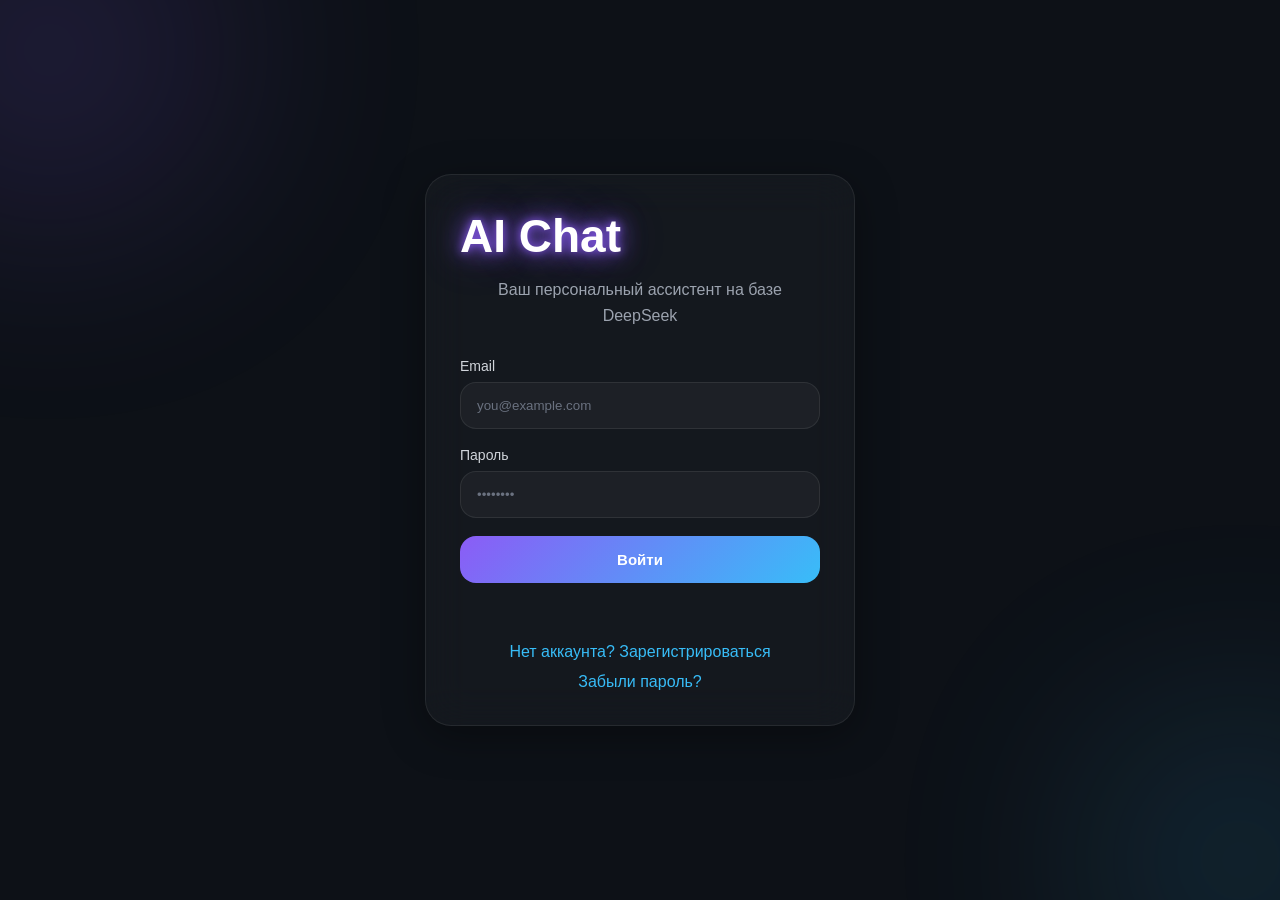
<file: docs/index.html>
<!DOCTYPE html>
<html lang="ru">
<head>
    <meta charset="UTF-8" />
    <meta name="viewport" content="width=device-width, initial-scale=1.0" />
    <title>AI Chat — Вход</title>

    <link rel="stylesheet" href="style.css" />

    <link rel="icon"
        href='data:image/svg+xml,<svg xmlns="http://www.w3.org/2000/svg" viewBox="0 0 100 100"><text y=".9em" font-size="90">🤖</text></svg>'>
</head>
<body>
    <div class="bg-blur bg-1"></div>
    <div class="bg-blur bg-2"></div>

    <main class="auth-page fade-in">
        <div class="glass-card auth-card">
            <h1 class="logo neon-text">AI Chat</h1>

            <p class="subtitle">
                Ваш персональный ассистент на базе DeepSeek
            </p>

            <form id="loginForm" class="auth-form">
                <div class="input-group">
                    <label>Email</label>
                    <input type="email" id="loginEmail" placeholder="you@example.com" />
                </div>

                <div class="input-group">
                    <label>Пароль</label>
                    <input type="password" id="loginPassword" placeholder="••••••••" />
                </div>

                <button type="submit" class="btn-primary">
                    Войти
                </button>

                <div id="loginError" class="error-text"></div>
            </form>

            <div class="auth-links">
                <a href="register.html">
                    Нет аккаунта? Зарегистрироваться
                </a>

                <a href="#">
                    Забыли пароль?
                </a>
            </div>
        </div>
    </main>

    <script src="script.js"></script>
</body>
</html>
</file>
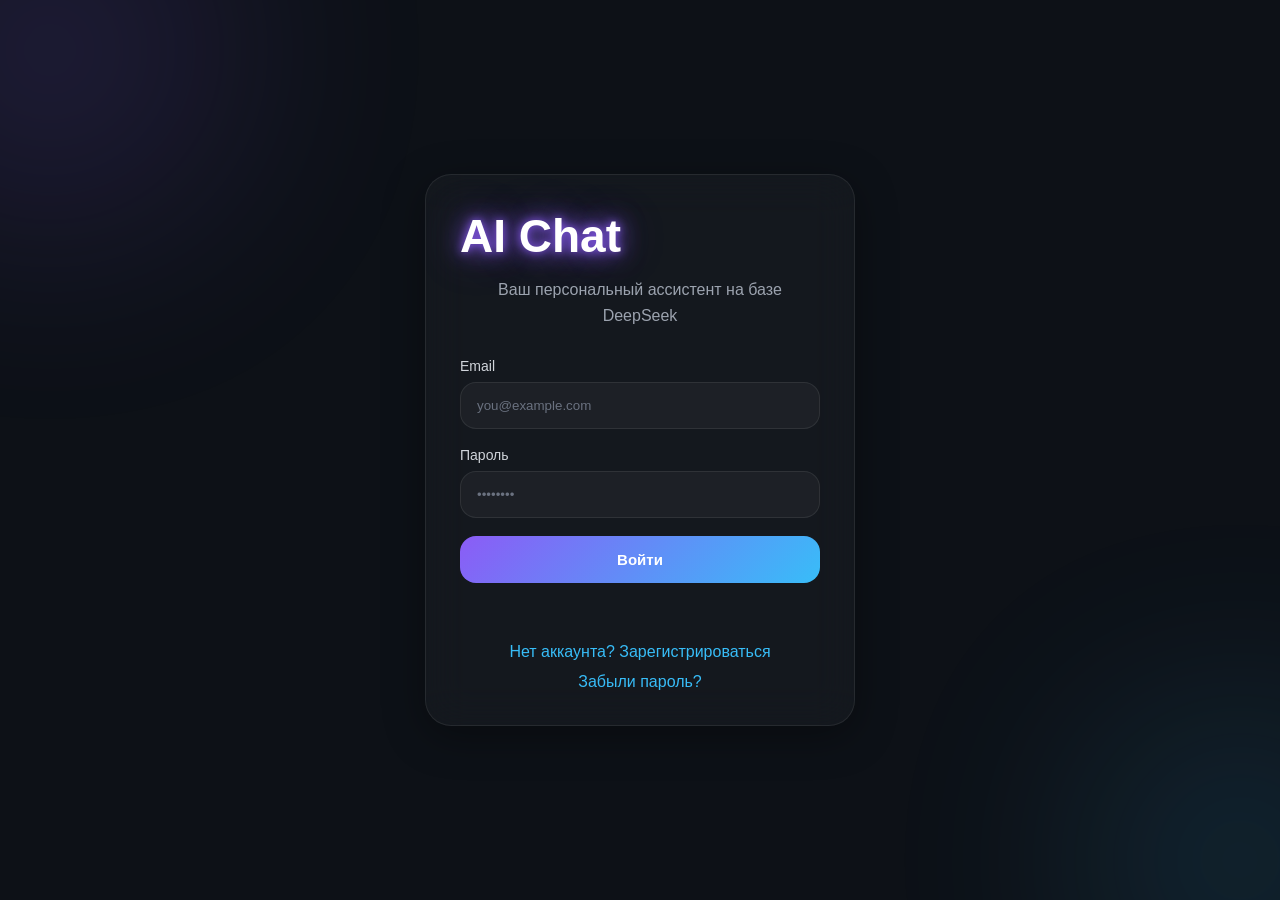
<file: docs/dashboard.html>
<!DOCTYPE html>
<html lang="ru">
<head>
    <meta charset="UTF-8" />
    <meta name="viewport" content="width=device-width, initial-scale=1.0" />
    <title>AI Chat — Личный кабинет</title>

    <link rel="stylesheet" href="style.css" />

    <link rel="icon"
        href='data:image/svg+xml,<svg xmlns="http://www.w3.org/2000/svg" viewBox="0 0 100 100"><text y=".9em" font-size="90">🤖</text></svg>'>
</head>
<body>
    <div class="bg-blur bg-1"></div>
    <div class="bg-blur bg-2"></div>

    <header class="header">
        <div class="logo neon-text">AI Chat</div>

        <button class="burger" id="burgerBtn">
            ☰
        </button>

        <nav class="nav" id="navMenu">
            <a href="chat.html">Чат</a>
            <a href="dashboard.html" class="active">Личный кабинет</a>

            <button class="logout-btn" onclick="logout()">
                Выйти
            </button>
        </nav>
    </header>

    <main class="dashboard fade-in">
        <section class="glass-card welcome-card">
            <h1 id="welcomeText">
                Добро пожаловать!
            </h1>

            <p>
                Ваш AI SaaS кабинет готов к работе.
            </p>

            <a href="chat.html" class="btn-primary dashboard-btn">
                Перейти в чат
            </a>
        </section>

        <section class="stats-grid">
    <div class="glass-card stat-card">
        <div class="stat-icon">💬</div>
        <h3>Сообщений отправлено</h3>
        <p><span id="statSent">0</span></p>
    </div>
    <div class="glass-card stat-card">
        <div class="stat-icon">🤖</div>
        <h3>Ответов получено</h3>
        <p><span id="statReceived">0</span></p>
    </div>
    <div class="glass-card stat-card">
        <div class="stat-icon">📅</div>
        <h3>Дней активности</h3>
        <p><span id="statDays">0</span></p>
    </div>
    <div class="glass-card stat-card">
        <div class="stat-icon">⚡</div>
        <h3>Токенов использовано</h3>
        <p><span id="statTokens">0</span></p>
    </div>
</section>
    </main>

    <script src="script.js"></script>
</body>
</html>
</file>
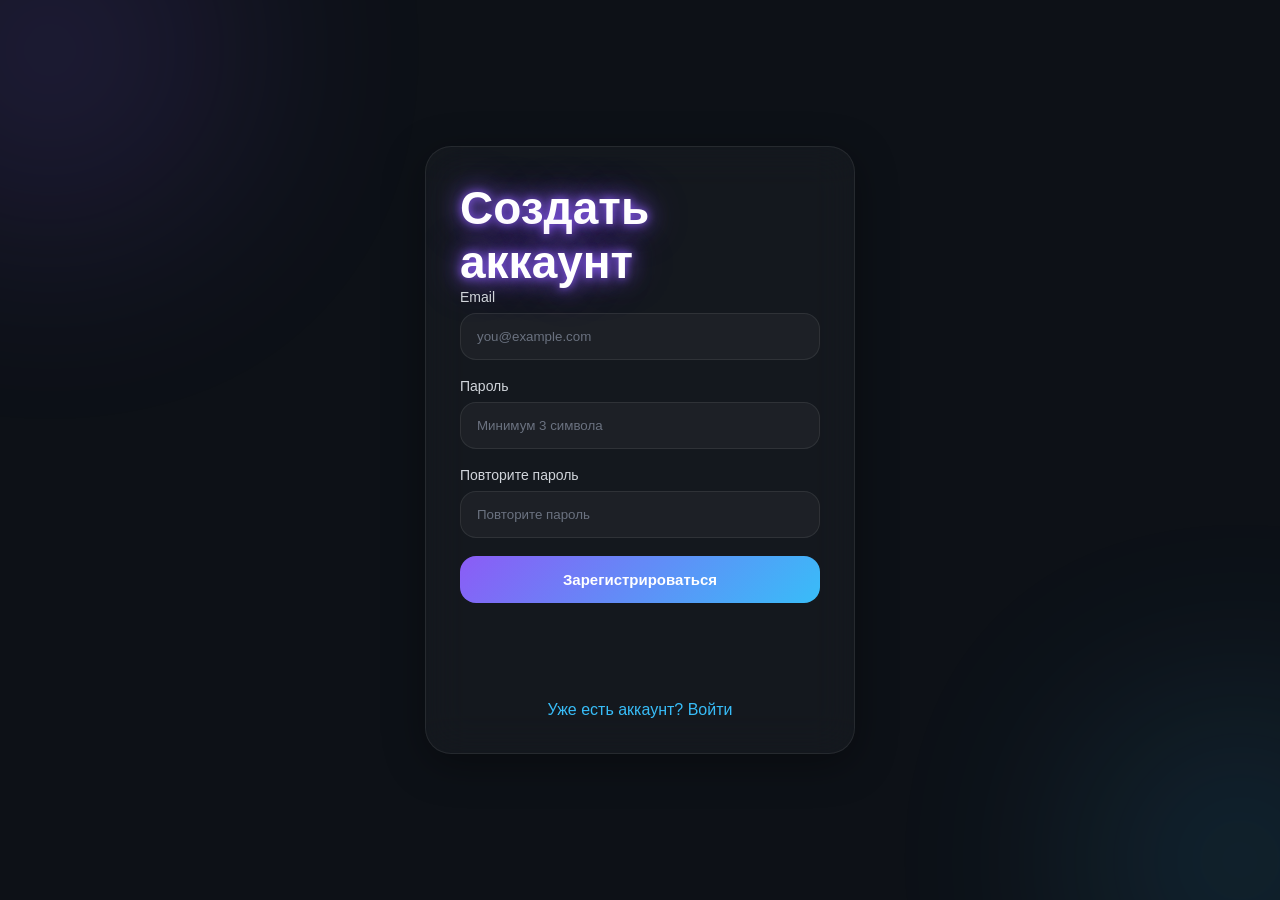
<file: docs/register.html>
<!DOCTYPE html>
<html lang="ru">
<head>
    <meta charset="UTF-8" />
    <meta name="viewport" content="width=device-width, initial-scale=1.0" />
    <title>AI Chat — Регистрация</title>

    <link rel="stylesheet" href="style.css" />

    <link rel="icon"
        href='data:image/svg+xml,<svg xmlns="http://www.w3.org/2000/svg" viewBox="0 0 100 100"><text y=".9em" font-size="90">🤖</text></svg>'>
</head>
<body>
    <div class="bg-blur bg-1"></div>
    <div class="bg-blur bg-2"></div>

    <main class="auth-page fade-in">
        <div class="glass-card auth-card">
            <h1 class="logo neon-text">Создать аккаунт</h1>

            <!-- Шаг 1: Регистрация -->
            <form id="registerForm" class="auth-form">
                <div class="input-group">
                    <label>Email</label>
                    <input type="email" id="registerEmail" placeholder="you@example.com" />
                </div>

                <div class="input-group">
                    <label>Пароль</label>
                    <input type="password" id="registerPassword" placeholder="Минимум 3 символа" />
                </div>

                <div class="input-group">
                    <label>Повторите пароль</label>
                    <input type="password" id="registerPassword2" placeholder="Повторите пароль" />
                </div>

                <button type="submit" class="btn-primary">
                    Зарегистрироваться
                </button>

                <div id="registerError" class="error-text"></div>
                <div id="registerSuccess" class="success-text" style="color: #38bdf8; min-height: 20px;"></div>
            </form>

            <!-- Шаг 2: Верификация (скрыт до отправки кода) -->
            <form id="verifyForm" class="auth-form" style="display: none;">
                <p style="text-align: center; color: #a0a0b0; margin-bottom: 10px;">
                    Мы отправили код на вашу почту. Введите его ниже:
                </p>

                <div class="input-group">
                    <label>Код верификации</label>
                    <input type="text" id="verifyCode" placeholder="123456" maxlength="6" />
                </div>

                <button type="submit" class="btn-primary">
                    Подтвердить код
                </button>

                <div id="verifyError" class="error-text"></div>

                <p style="text-align: center; margin-top: 10px;">
                    <a href="#" id="resendCode" style="color: var(--blue);">Отправить код повторно</a>
                </p>
            </form>

            <div class="auth-links">
                <a href="index.html">
                    Уже есть аккаунт? Войти
                </a>
            </div>
        </div>
    </main>

    <script src="script.js"></script>
</body>
</html>
</file>
<file: docs/style.css>
:root {
    --bg: #0d1117;
    --bg-secondary: #111827;

    --text: #e5e7eb;
    --muted: #9ca3af;

    --purple: #8b5cf6;
    --blue: #38bdf8;
    --pink: #ec4899;

    --glass: rgba(255, 255, 255, 0.03);
    --glass-strong: rgba(255, 255, 255, 0.05);

    --border: rgba(255, 255, 255, 0.08);

    --danger: #ff4d4f;

    --shadow:
        0 10px 40px rgba(0, 0, 0, 0.35);

    --gradient:
        linear-gradient(
            135deg,
            var(--purple),
            var(--blue)
        );
}

* {
    margin: 0;
    padding: 0;
    box-sizing: border-box;
}

html,
body {
    width: 100%;
    height: 100%;
}

body {
    background: var(--bg);
    color: var(--text);

    font-family:
        Inter,
        "Segoe UI",
        sans-serif;

    overflow: hidden;
    position: relative;
}

/* =========================
   Фон
========================= */

.bg-blur {
    position: fixed;
    border-radius: 999px;
    filter: blur(120px);
    opacity: 0.18;
    z-index: -1;
    pointer-events: none;
}

.bg-1 {
    width: 340px;
    height: 340px;

    background: var(--purple);

    top: -120px;
    left: -120px;
}

.bg-2 {
    width: 280px;
    height: 280px;

    background: var(--blue);

    right: -100px;
    bottom: -100px;
}

/* =========================
   Анимации
========================= */

.fade-in {
    animation: fadeIn 0.45s ease;
}

@keyframes fadeIn {
    from {
        opacity: 0;
        transform: translateY(8px);
    }

    to {
        opacity: 1;
        transform: translateY(0);
    }
}

@keyframes pulse {
    0%,
    100% {
        opacity: 0.3;
        transform: scale(0.8);
    }

    50% {
        opacity: 1;
        transform: scale(1);
    }
}

/* =========================
   Общие
========================= */

a {
    text-decoration: none;
}

button,
input,
textarea {
    font-family: inherit;
}

.logo {
    font-size: 46px;
    font-weight: 800;

    color: white;

    text-shadow:
        0 0 10px var(--purple),
        0 0 24px var(--purple),
        0 0 48px rgba(139, 92, 246, 0.45);
}

.neon-text {
    color: white;
}

.glass-card {
    background: var(--glass);

    border: 1px solid var(--border);

    backdrop-filter: blur(20px);

    border-radius: 26px;

    box-shadow: var(--shadow);
}

/* =========================
   AUTH
========================= */

.auth-page {
    width: 100%;
    min-height: 100dvh;

    display: flex;
    justify-content: center;
    align-items: center;

    padding: 24px;
}

.auth-card {
    width: 100%;
    max-width: 430px;

    padding: 34px;
}

.subtitle {
    margin-top: 14px;
    margin-bottom: 30px;

    text-align: center;

    color: var(--muted);

    line-height: 1.6;
}

.auth-form {
    display: flex;
    flex-direction: column;
    gap: 18px;
}

.input-group {
    display: flex;
    flex-direction: column;
    gap: 8px;
}

.input-group label {
    font-size: 14px;
    color: #d1d5db;
}

.input-group input,
.chat-input-area textarea {
    width: 100%;

    background:
        rgba(255,255,255,0.04);

    border:
        1px solid rgba(255,255,255,0.08);

    border-radius: 16px;

    color: white;

    padding: 15px 16px;

    outline: none;

    transition: 0.25s;
}

.input-group input::placeholder,
.chat-input-area textarea::placeholder {
    color: #6b7280;
}

.input-group input:focus,
.chat-input-area textarea:focus {
    border-color: var(--purple);

    box-shadow:
        0 0 0 3px rgba(139,92,246,0.18);
}

/* =========================
   Кнопки
========================= */

.btn-primary {
    background: var(--gradient);

    border: none;

    color: white;

    border-radius: 16px;

    padding: 15px 20px;

    font-size: 15px;
    font-weight: 700;

    cursor: pointer;

    transition: 0.25s;
}

.btn-primary:hover {
    transform: translateY(-2px);

    box-shadow:
        0 10px 35px rgba(139,92,246,0.35);
}

.logout-btn {
    background: transparent;

    border:
        1px solid rgba(255,255,255,0.08);

    color: white;

    border-radius: 14px;

    padding: 10px 16px;

    cursor: pointer;

    transition: 0.2s;
}

.logout-btn:hover {
    background: rgba(255,255,255,0.04);
}

/* =========================
   Ошибки
========================= */

.error-text {
    min-height: 20px;

    color: var(--danger);

    font-size: 14px;
}

/* =========================
   Ссылки
========================= */

.auth-links {
    margin-top: 22px;

    display: flex;
    flex-direction: column;
    gap: 12px;

    text-align: center;
}

.auth-links a {
    color: var(--blue);

    transition: 0.2s;
}

.auth-links a:hover {
    opacity: 0.8;
}

/* =========================
   HEADER
========================= */

.header {
    position: sticky;
    top: 0;
    z-index: 100;

    width: 100%;

    display: flex;
    justify-content: space-between;
    align-items: center;

    padding: 18px 26px;

    background:
        rgba(13,17,23,0.82);

    backdrop-filter: blur(20px);

    border-bottom:
        1px solid rgba(255,255,255,0.05);
}

.nav {
    display: flex;
    align-items: center;
    gap: 24px;
}

.nav a {
    color: white;
    opacity: 0.82;

    transition: 0.2s;
}

.nav a:hover {
    opacity: 1;
}

.nav a.active {
    color: var(--blue);
}

.burger {
    display: none;

    background: transparent;
    border: none;

    color: white;

    font-size: 28px;

    cursor: pointer;
}

/* =========================
   CHAT
========================= */

.chat-body {
    overflow: hidden;
}

.chat-container {
    height: calc(100dvh - 84px);

    display: flex;
    flex-direction: column;
}

.messages {
    flex: 1;

    overflow-y: auto;
    overflow-x: hidden;

    padding: 24px;

    display: flex;
    flex-direction: column;
    gap: 18px;

    scroll-behavior: smooth;
}

.message {
    max-width: min(900px, 85%);

    padding: 16px 18px;

    border-radius: 22px;

    line-height: 1.75;

    font-size: 17px;

    animation: fadeIn 0.25s ease;

    word-wrap: break-word;
    white-space: pre-wrap;
}

.message.user {
    align-self: flex-end;

    background:
        linear-gradient(
            135deg,
            var(--purple),
            var(--pink)
        );

    color: white;

    border-bottom-right-radius: 8px;
}

.message.ai {
    align-self: flex-start;

    background:
        rgba(255,255,255,0.05);

    border:
        1px solid rgba(255,255,255,0.05);

    border-bottom-left-radius: 8px;
}

.chat-input-area {
    width: 100%;

    display: flex;
    gap: 16px;

    padding: 20px 24px;

    background:
        rgba(13,17,23,0.88);

    backdrop-filter: blur(20px);

    border-top:
        1px solid rgba(255,255,255,0.05);
}

.chat-input-area textarea {
    flex: 1;

    resize: none;

    min-height: 60px;
    max-height: 180px;
}

/* =========================
   AI печатает
========================= */

.typing {
    display: flex;
    align-items: center;
    gap: 6px;
}

.typing span {
    width: 9px;
    height: 9px;

    border-radius: 50%;

    background: var(--purple);

    animation: pulse 1s infinite;
}

.typing span:nth-child(2) {
    animation-delay: 0.2s;
}

.typing span:nth-child(3) {
    animation-delay: 0.4s;
}

/* =========================
   DASHBOARD
========================= */

.dashboard {
    width: 100%;
    max-width: 1200px;

    margin: 0 auto;

    padding: 32px 22px 50px;
}

.welcome-card {
    padding: 30px;

    margin-bottom: 24px;
}

.welcome-card h1 {
    font-size: 34px;
    margin-bottom: 10px;
}

.welcome-card p {
    color: var(--muted);
    line-height: 1.6;
}

.dashboard-btn {
    display: inline-block;
    margin-top: 20px;
}

.stats-grid {
    display: grid;

    grid-template-columns:
        repeat(auto-fit, minmax(220px, 1fr));

    gap: 20px;
}

.stat-card {
    padding: 24px;

    transition: 0.25s;
}

.stat-card:hover {
    transform: translateY(-2px);
}

.stat-icon {
    font-size: 34px;

    margin-bottom: 18px;
}

.stat-card h3 {
    font-size: 16px;

    margin-bottom: 12px;

    color: #d1d5db;
}

.stat-card p {
    font-size: 30px;
    font-weight: 800;

    color: var(--blue);
}

/* =========================
   Скроллбар
========================= */

.messages::-webkit-scrollbar {
    width: 10px;
}

.messages::-webkit-scrollbar-track {
    background:
        rgba(255,255,255,0.03);

    border-radius: 999px;
}

.messages::-webkit-scrollbar-thumb {
    background:
        linear-gradient(
            180deg,
            var(--purple),
            var(--blue)
        );

    border-radius: 999px;
}

.messages::-webkit-scrollbar-thumb:hover {
    opacity: 0.8;
}

.messages {
    scrollbar-width: thin;
    scrollbar-color:
        var(--purple)
        rgba(255,255,255,0.03);
}

/* =========================
   MOBILE
========================= */

@media (max-width: 768px) {

    .burger {
        display: block;
    }

    .nav {
        position: absolute;

        top: 84px;
        left: 0;
        right: 0;

        display: none;
        flex-direction: column;

        padding: 24px;

        background:
            rgba(13,17,23,0.96);

        border-bottom:
            1px solid rgba(255,255,255,0.05);

        backdrop-filter: blur(20px);
    }

    .nav.open {
        display: flex;
    }

    .chat-input-area {
        flex-direction: column;
    }

    .btn-primary {
        width: 100%;
    }

    .message {
        max-width: 100%;
        font-size: 16px;
    }

    .logo {
        font-size: 34px;
    }

    .messages {
        padding: 18px;
    }

    .chat-input-area {
        padding: 16px;
    }
}

@media (max-width: 480px) {

    .auth-card {
        padding: 26px;
    }

    .logo {
        font-size: 30px;
    }

    .welcome-card h1 {
        font-size: 28px;
    }

    .message {
        padding: 14px 16px;
    }
}

@media (max-width: 320px) {

    .auth-card {
        padding: 22px;
    }

    .header {
        padding: 16px;
    }

    .logo {
        font-size: 26px;
    }

    .messages {
        padding: 14px;
    }
}
</file>
